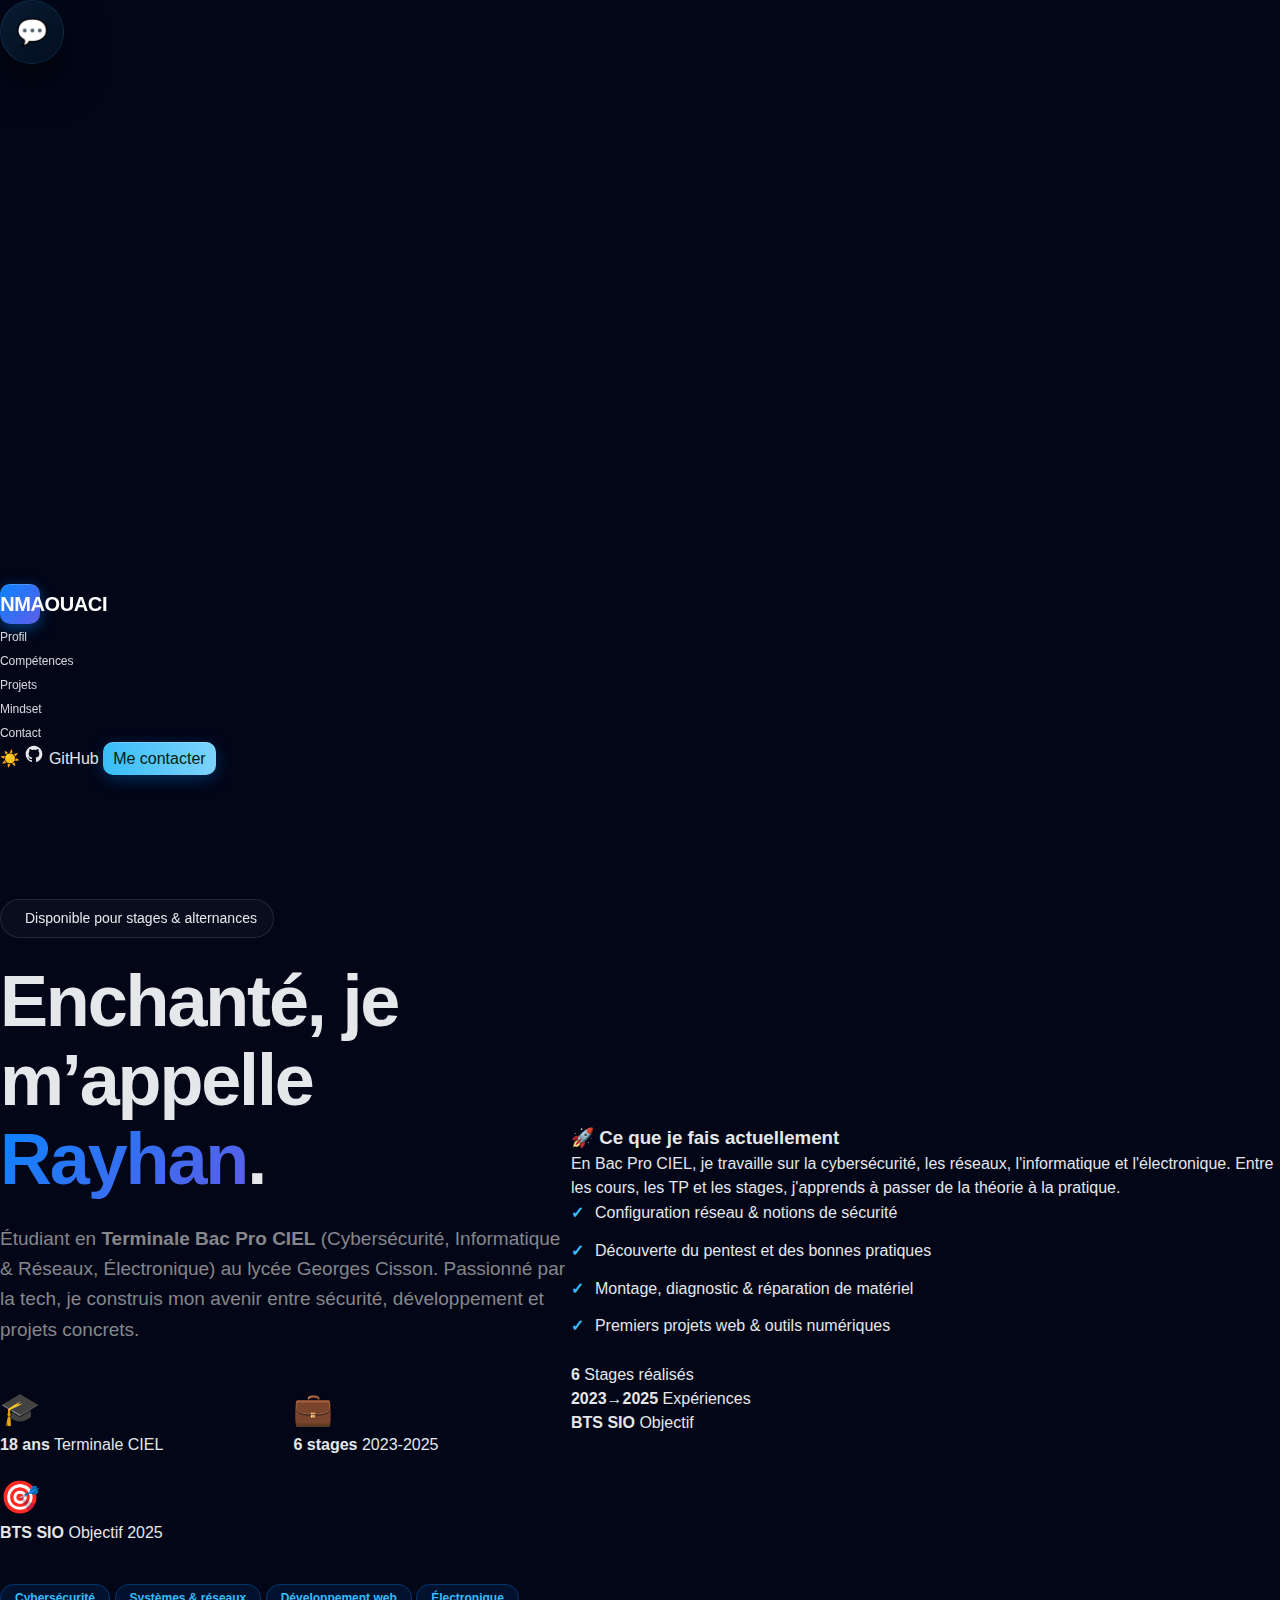
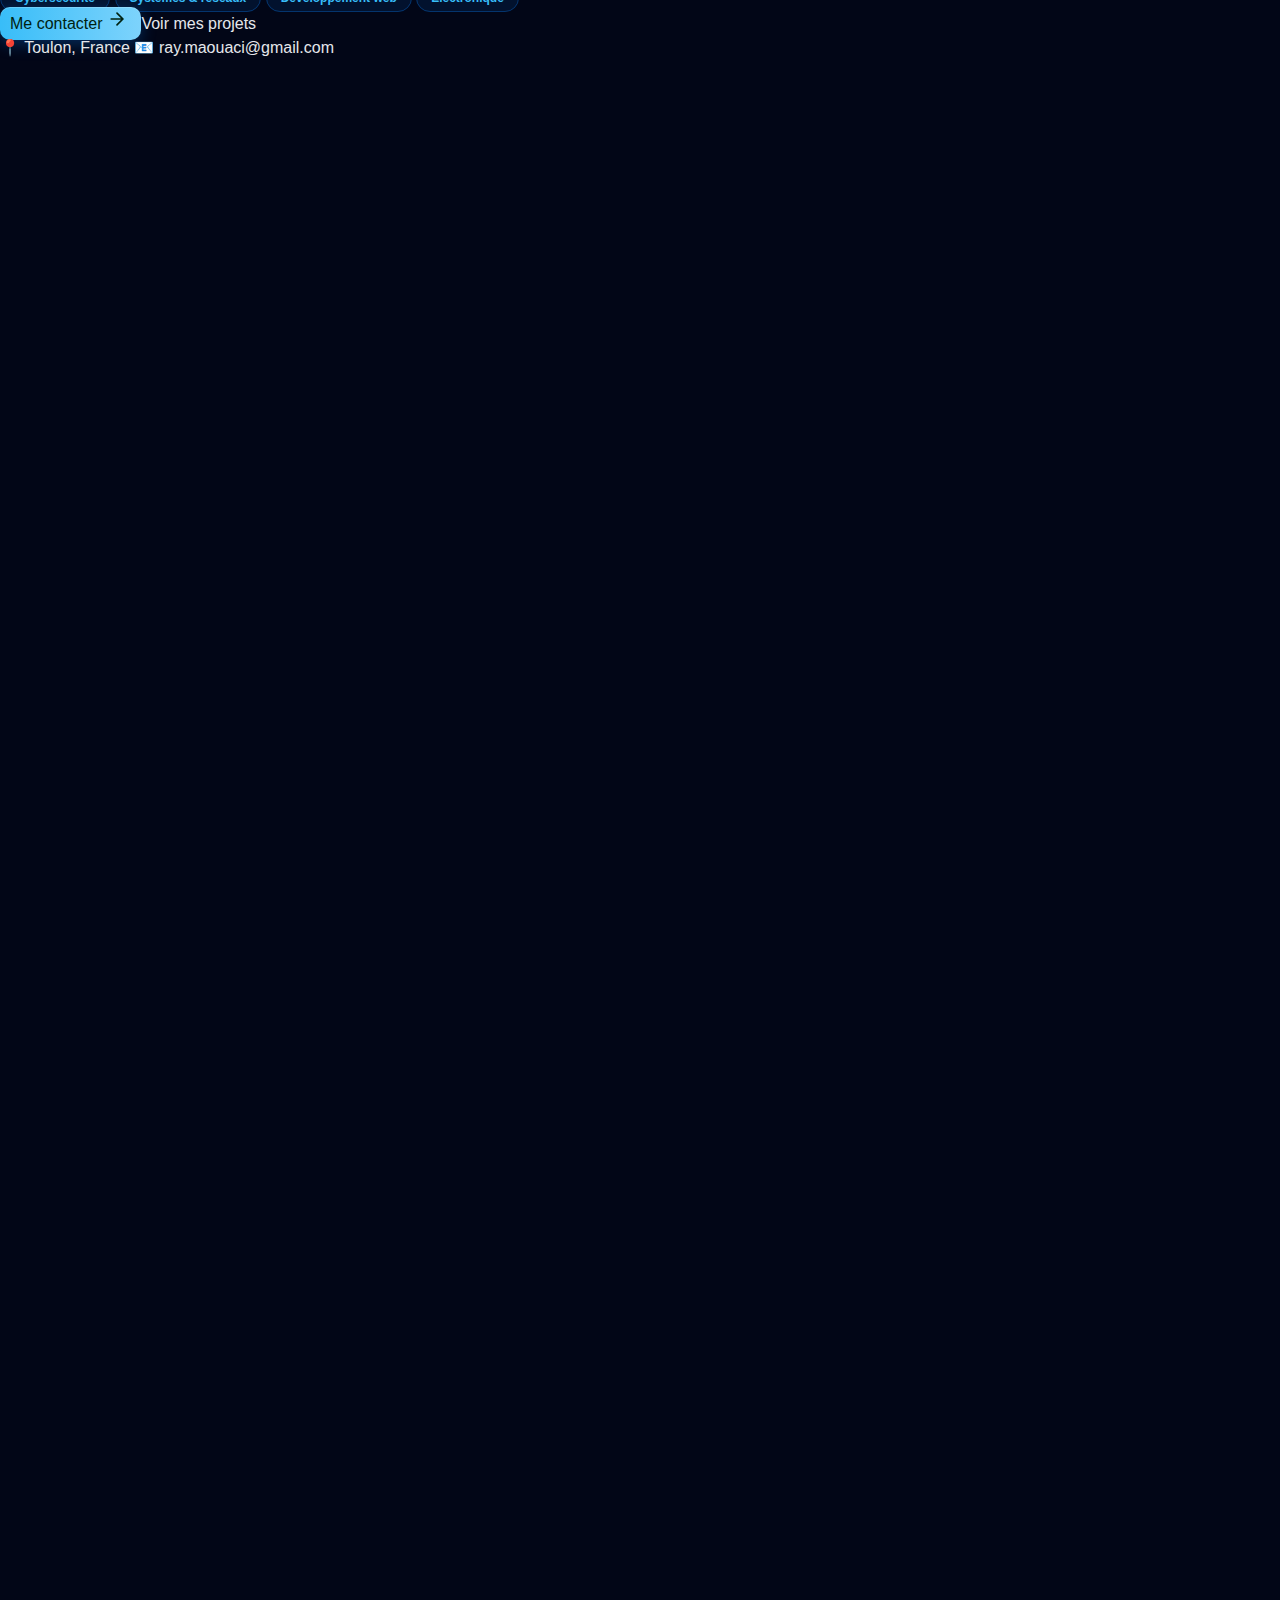
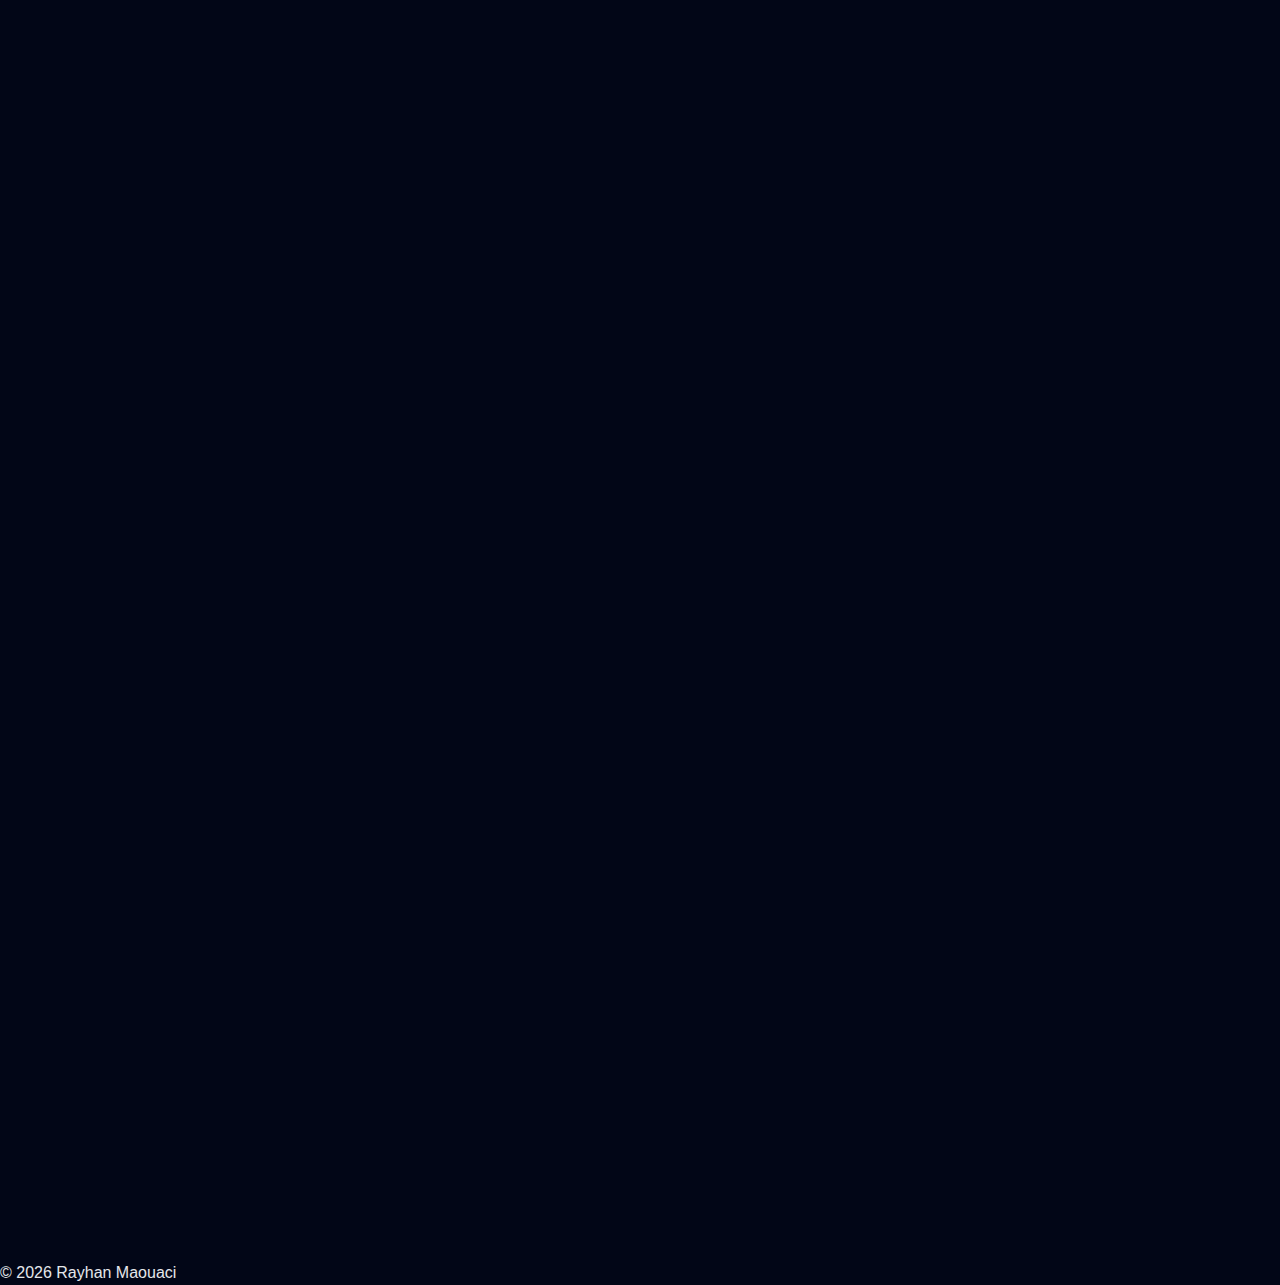
<file: index.html>
<!DOCTYPE html>
<html lang="fr">
<head>
  <meta charset="UTF-8">
  <meta name="viewport" content="width=device-width, initial-scale=1.0">
  <title>Rayhan MAOUACI | Portfolio 2025</title>
  <link rel="icon" href="data:,">
  
  <!-- CSS -->
  <link rel="stylesheet" href="assets/css/main.css">
  <link rel="stylesheet" href="ai/rayhai.css">
</head>

<!-- ============================
     RAYHAI ROOT (VERSION VALIDÉE)
=============================== -->
<div id="rayhai-root">

  <!-- BULLE FLOTTANTE -->
  <div class="rayhai-bubble" id="rayhai-bubble">
    <span class="rayhai-bubble-icon">💬</span>
  </div>

  <!-- PANEL PRINCIPAL -->
  <div class="rayhai-panel" id="rayhai-panel" aria-hidden="true">

    <!-- Header -->
    <div class="rayhai-header">
      <div class="rayhai-title">RayhAI Assistant</div>
      <div class="rayhai-sub">Toujours là pour t’aider</div>
    </div>

    <!-- Suggestions -->
    <div class="rayhai-suggestions"></div>

    <!-- Messages -->
    <div class="rayhai-body"></div>

    <!-- Footer -->
    <div class="rayhai-footer">
      <textarea id="rayhai-input" placeholder="Écrire un message…"></textarea>
      <button class="rayhai-action-send" id="rayhai-send">➤</button>
    </div>

    <div class="rayhai-powered">Propulsé par RayhAI</div>
  </div>

</div>


<body data-theme="dark">

  <!-- Background animé amélioré -->
  <div class="aurora-bg"></div>

  <!-- Header sticky -->
  <header id="header">
    <div class="nav-container">
      <div class="logo">
        <span class="logo-text">RAYHAN</span>MAOUACI
      </div>

      <!-- Navigation Desktop -->
      <nav aria-label="Navigation principale">
        <ul>
          <li><a href="#profil" class="nav-link">Profil</a></li>
          <li><a href="#competences" class="nav-link">Compétences</a></li>
          <li><a href="#projets" class="nav-link">Projets</a></li>
          <li><a href="#mindset" class="nav-link">Mindset</a></li>
          <li><a href="#contact" class="nav-link">Contact</a></li>
        </ul>
      </nav>

      <!-- Actions Desktop -->
      <div class="nav-actions">
        <button id="theme-toggle" class="btn-icon" aria-label="Changer de thème">
          <span class="theme-icon"></span>
        </button>
        <a href="https://github.com/RayhanMAOUACI" class="btn-outline" target="_blank" rel="noopener">
          <svg width="20" height="20" viewBox="0 0 24 24" fill="currentColor">
            <path d="M12 2C6.477 2 2 6.477 2 12c0 4.42 2.865 8.17 6.839 9.49.5.092.682-.217.682-.482 0-.237-.008-.866-.013-1.7-2.782.603-3.369-1.34-3.369-1.34-.454-1.156-1.11-1.463-1.11-1.463-.908-.62.069-.608.069-.608 1.003.07 1.531 1.03 1.531 1.03.892 1.529 2.341 1.087 2.91.832.092-.647.35-1.088.636-1.338-2.22-.253-4.555-1.11-4.555-4.943 0-1.091.39-1.984 1.029-2.683-.103-.253-.446-1.27.098-2.647 0 0 .84-.269 2.75 1.025A9.578 9.578 0 0112 6.836c.85.004 1.705.114 2.504.336 1.909-1.294 2.747-1.025 2.747-1.025.546 1.377.203 2.394.1 2.647.64.699 1.028 1.592 1.028 2.683 0 3.842-2.339 4.687-4.566 4.935.359.309.678.919.678 1.852 0 1.336-.012 2.415-.012 2.743 0 .267.18.578.688.48C19.138 20.167 22 16.418 22 12c0-5.523-4.477-10-10-10z"/>
          </svg>
          GitHub
        </a>
        <a href="#contact" class="btn-primary">Me contacter</a>
      </div>

      <!-- Burger Menu -->
      <button class="burger" id="burger-btn" aria-label="Menu">
        <span></span>
        <span></span>
        <span></span>
      </button>
    </div>
  </header>

<!-- Menu Mobile -->
<div class="mobile-menu" id="mobile-menu">

  <div class="mobile-links">
    <a href="#profil" class="mobile-link">Profil</a>
    <a href="#competences" class="mobile-link">Compétences</a>
    <a href="#projets" class="mobile-link">Projets</a>
    <a href="#mindset" class="mobile-link">Mindset</a>
    <a href="#contact" class="mobile-link">Contact</a>
  </div>

<div class="mobile-footer">

  <!-- Bouton thème (1 seul bouton, 1 seule icône) -->
  <button id="theme-toggle-mobile" class="btn-icon footer-btn">
    <span class="theme-icon"></span>
  </button>

  <!-- Bouton GitHub -->
  <a href="https://github.com/RayhanMAOUACI" 
     target="_blank" rel="noopener" 
     class="footer-btn">
    GitHub
  </a>

</div>


</div>

</div>

  <main>
    <!-- Hero Section -->
    <section class="hero reveal" id="profil">
      <div class="hero-content">
        <div class="hero-badge">
          <span class="badge-pulse"></span>
          Disponible pour stages & alternances
        </div>

        <h1 class="hero-title">
          Enchanté, je m’appelle <span class="gradient-text">Rayhan</span>.
        </h1>

        <p class="hero-subtitle">
          Étudiant en <strong>Terminale Bac Pro CIEL</strong> (Cybersécurité, Informatique & Réseaux, Électronique) 
          au lycée Georges Cisson. Passionné par la tech, je construis mon avenir entre sécurité, 
          développement et projets concrets.
        </p>

        <div class="hero-stats">
          <div class="stat-card">
            <div class="stat-icon">🎓</div>
            <div class="stat-info">
              <strong>18 ans</strong>
              <span>Terminale CIEL</span>
            </div>
          </div>
          <div class="stat-card">
            <div class="stat-icon">💼</div>
            <div class="stat-info">
              <strong>6 stages</strong>
              <span>2023-2025</span>
            </div>
          </div>
          <div class="stat-card">
            <div class="stat-icon">🎯</div>
            <div class="stat-info">
              <strong>BTS SIO</strong>
              <span>Objectif 2025</span>
            </div>
          </div>
        </div>

        <div class="hero-tags">
          <span class="tag">Cybersécurité</span>
          <span class="tag">Systèmes & réseaux</span>
          <span class="tag">Développement web</span>
          <span class="tag">Électronique</span>
        </div>

        <div class="hero-cta">
          <a href="#contact" class="btn-primary btn-large">
            Me contacter
            <svg width="20" height="20" viewBox="0 0 24 24" fill="none" stroke="currentColor">
              <path d="M5 12h14M12 5l7 7-7 7" stroke-width="2" stroke-linecap="round"/>
            </svg>
          </a>
          <a href="#projets" class="btn-outline btn-large">Voir mes projets</a>
        </div>

        <div class="hero-contact">
          <span>📍 Toulon, France</span>
          <span>📧 <a href="mailto:ray.maouaci@gmail.com">ray.maouaci@gmail.com</a></span>
        </div>
      </div>

      <div class="hero-card">
        <div class="card-glow"></div>
        <h3>🚀 Ce que je fais actuellement</h3>
        <p>
          En Bac Pro CIEL, je travaille sur la cybersécurité, les réseaux, l'informatique 
          et l'électronique. Entre les cours, les TP et les stages, j'apprends à passer 
          de la théorie à la pratique.
        </p>
        <ul class="feature-list">
          <li>Configuration réseau & notions de sécurité</li>
          <li>Découverte du pentest et des bonnes pratiques</li>
          <li>Montage, diagnostic & réparation de matériel</li>
          <li>Premiers projets web & outils numériques</li>
        </ul>
        <div class="kpi-grid">
          <div class="kpi-card">
            <strong>6</strong>
            <span>Stages réalisés</span>
          </div>
          <div class="kpi-card">
            <strong>2023→2025</strong>
            <span>Expériences</span>
          </div>
          <div class="kpi-card">
            <strong>BTS SIO</strong>
            <span>Objectif</span>
          </div>
        </div>
      </div>
    </section>

    <!-- Compétences -->
    <section id="competences" class="section reveal">
      <div class="section-header">
        <span class="section-label">Skills</span>
        <h2 class="section-title">Mes compétences</h2>
        <p class="section-subtitle">Ce que j'ai appris et ce que je maîtrise</p>
      </div>

      <div class="skills-grid">
        <div class="skill-card">
          <div class="skill-icon">💻</div>
          <h3>Compétences techniques</h3>
          <p class="card-subtitle">Informatique, cybersécurité, réseaux & électronique</p>
          <ul class="skill-list">
            <li>Notions de cybersécurité (risques, mots de passe, sauvegardes)</li>
            <li>Adressage IP, petits réseaux locaux, diagnostic simple</li>
            <li>Montage / démontage de PC, remplacement de composants</li>
            <li>Découverte de l'électronique & mesures</li>
            <li>Bases en HTML / CSS et logique de programmation</li>
          </ul>
          <div class="skill-tags">
            <span>Cybersécurité</span>
            <span>Réseaux</span>
            <span>Matériel</span>
            <span>Web</span>
          </div>
        </div>

        <div class="skill-card">
          <div class="skill-icon">🎯</div>
          <h3>Savoir-être & mindset</h3>
          <p class="card-subtitle">Ce que j'apporte dans une équipe</p>
          <ul class="skill-list">
            <li>Sérieux, ponctuel, respect des consignes</li>
            <li>Envie de progresser et de comprendre en profondeur</li>
            <li>À l'aise pour parler avec les gens (clients, collègues)</li>
            <li>Capacité à apprendre vite par la pratique</li>
          </ul>
          <div class="skill-tags">
            <span>Motivé</span>
            <span>Curieux</span>
            <span>Esprit d'équipe</span>
            <span>Autonome</span>
          </div>
        </div>
      </div>
    </section>

    <!-- Projets -->
    <section id="projets" class="section reveal">
      <div class="section-header">
        <span class="section-label">Portfolio</span>
        <h2 class="section-title">Projets & expériences</h2>
        <p class="section-subtitle">Mon parcours à travers différents stages et projets</p>
      </div>

      <div class="projects-grid">
        <div class="project-card featured">
          <div class="project-header">
            <div class="project-tag">2025 • Projet perso</div>
            <div class="project-icon">🌐</div>
          </div>
          <h3>Portfolio & identité numérique</h3>
          <p>
            Création de ce portfolio moderne pour présenter mon parcours, mes compétences 
            et mes projets. Objectif : avoir une vitrine professionnelle à montrer aux écoles 
            et aux entreprises pour stages et alternances.
          </p>
          <div class="project-tech">
            <span>HTML</span>
            <span>CSS</span>
            <span>JavaScript</span>
            <span>IA</span>
          </div>
        </div>

        <div class="project-card">
          <div class="project-header">
            <div class="project-tag">2025 • Stage</div>
            <div class="project-icon">💻</div>
          </div>
          <h3>Développement web</h3>
          <p>
            Découverte du développement web en conditions réelles : 
            participation à de petites tâches, observation de projets en cours, 
            compréhension du workflow d'un développeur.
          </p>
        </div>

        <div class="project-card">
          <div class="project-header">
            <div class="project-tag">2024 • Stage</div>
            <div class="project-icon">📱</div>
          </div>
          <h3>Réparation téléphones</h3>
          <p>
            Diagnostic, changement d'écrans et de batteries, tests après 
            intervention, contact avec la clientèle. Travail précis et minutieux.
          </p>
        </div>

        <div class="project-card">
          <div class="project-header">
            <div class="project-tag">2023-2024 • Stages</div>
            <div class="project-icon">🔧</div>
          </div>
          <h3>Fibre optique & électricité</h3>
          <p>
            Découverte du raccordement fibre, sécurité sur chantier, 
            petites installations électriques. Apprentissage de la rigueur 
            et du travail sur le terrain.
          </p>
        </div>
      </div>
    </section>

    <!-- Timeline -->
    <section class="section reveal">
      <div class="section-header">
        <span class="section-label">Parcours</span>
        <h2 class="section-title">Mon évolution</h2>
      </div>

      <div class="timeline">
        <div class="timeline-item">
          <div class="timeline-marker"></div>
          <div class="timeline-content">
            <span class="timeline-date">2024 - 2025</span>
            <h3>Terminale Bac Pro CIEL</h3>
            <p>Lycée Georges Cisson • Spécialité Cybersécurité, Informatique, Réseaux & Électronique</p>
          </div>
        </div>

        <div class="timeline-item">
          <div class="timeline-marker"></div>
          <div class="timeline-content">
            <span class="timeline-date">2023 - 2025</span>
            <h3>Stages techniques variés</h3>
            <p>Développement web, réparation téléphones, fibre optique, électricité, support informatique</p>
          </div>
        </div>

        <div class="timeline-item">
          <div class="timeline-marker"></div>
          <div class="timeline-content">
            <span class="timeline-date">2025</span>
            <h3>Objectif : BTS SIO</h3>
            <p>Poursuivre en informatique, renforcer le dev, les réseaux et la cybersécurité</p>
          </div>
        </div>
      </div>
    </section>

    <!-- Mindset -->
    <section id="mindset" class="section reveal">
      <div class="section-header">
        <span class="section-label">Philosophy</span>
        <h2 class="section-title">Mindset & citations</h2>
        <p class="section-subtitle">Ce qui me guide et me motive au quotidien</p>
      </div>

      <div class="quotes-grid">
        <div class="quote-card">
          <div class="quote-icon">"</div>
          <p class="quote-text">
            La perfection n'est pas atteignable, mais si nous visons la perfection, 
            nous pouvons atteindre l'excellence.
          </p>
          <p class="quote-author">— Vince Lombardi</p>
        </div>

        <div class="quote-card">
          <div class="quote-icon">"</div>
          <p class="quote-text">
            La motivation te fait démarrer, mais c'est l'habitude qui te fait continuer.
          </p>
          <p class="quote-author">— Jim Ryun</p>
        </div>

        <div class="quote-card">
          <div class="quote-icon">"</div>
          <p class="quote-text">
            Nous devenons ce que nous faisons de manière répétée. L'excellence n'est donc 
            pas un acte, mais une habitude.
          </p>
          <p class="quote-author">— Aristote</p>
        </div>
      </div>

      <div class="vlog-card">
        <h3>📝 Où j'en suis aujourd'hui</h3>
        <div class="vlog-content">
          <p>
            Aujourd'hui, je suis en Bac Pro CIEL, entre cybersécurité, réseaux, informatique et électronique.
            Je teste, je me trompe, je corrige, j'apprends. Mon but, ce n'est pas juste d'avoir un diplôme :
            c'est de construire une vraie compétence utile, qui peut servir dans une équipe, une entreprise,
            ou même mes propres projets.
          </p>
          <p>
            Demain, je me vois en <strong>BTS SIO</strong>, à aller plus loin dans le dev et l'admin systèmes / réseaux,
            tout en gardant un œil sur la cybersécurité. Je veux avancer étape par étape, mais sans jamais perdre
            ce mindset : <strong>rien n'est figé, tout peut évoluer si je travaille sérieusement</strong>.
          </p>
        </div>
      </div>
    </section>

    <!-- Contact -->
    <section id="contact" class="section reveal">
      <div class="section-header">
        <span class="section-label">Get in touch</span>
        <h2 class="section-title">Contactez-moi</h2>
        <p class="section-subtitle">N'hésitez pas à me contacter pour un stage, une alternance ou un projet</p>
      </div>

      <div class="contact-grid">
        <div class="contact-card">
          <h3>📧 Email</h3>
          <a href="mailto:ray.maouaci@gmail.com" class="contact-link">ray.maouaci@gmail.com</a>
          
          <h3>📍 Localisation</h3>
          <p>Toulon, France</p>

          <div class="contact-cta">
            <a href="mailto:ray.maouaci@gmail.com" class="btn-primary btn-large">
              Envoyer un email
            </a>
          </div>
        </div>

        <div class="socials-card">
          <h3>🌐 Réseaux sociaux</h3>
          <p class="card-subtitle">Suivez mon parcours ou contactez-moi rapidement</p>

          <div class="social-links">
            <a href="https://github.com/RayhanMAOUACI" target="_blank" rel="noopener" class="social-link">
              <span class="social-icon">
                <svg width="24" height="24" viewBox="0 0 24 24" fill="currentColor">
                  <path d="M12 2C6.477 2 2 6.477 2 12c0 4.42 2.865 8.17 6.839 9.49.5.092.682-.217.682-.482 0-.237-.008-.866-.013-1.7-2.782.603-3.369-1.34-3.369-1.34-.454-1.156-1.11-1.463-1.11-1.463-.908-.62.069-.608.069-.608 1.003.07 1.531 1.03 1.531 1.03.892 1.529 2.341 1.087 2.91.832.092-.647.35-1.088.636-1.338-2.22-.253-4.555-1.11-4.555-4.943 0-1.091.39-1.984 1.029-2.683-.103-.253-.446-1.27.098-2.647 0 0 .84-.269 2.75 1.025A9.578 9.578 0 0112 6.836c.85.004 1.705.114 2.504.336 1.909-1.294 2.747-1.025 2.747-1.025.546 1.377.203 2.394.1 2.647.64.699 1.028 1.592 1.028 2.683 0 3.842-2.339 4.687-4.566 4.935.359.309.678.919.678 1.852 0 1.336-.012 2.415-.012 2.743 0 .267.18.578.688.48C19.138 20.167 22 16.418 22 12c0-5.523-4.477-10-10-10z"/>
                </svg>
              </span>
              <div>
                <strong>GitHub</strong>
                <p>@RayhanMAOUACI</p>
              </div>
            </a>

            <a href="https://www.instagram.com/rkzqlf" target="_blank" rel="noopener" class="social-link">
              <span class="social-icon">📸</span>
              <div>
                <strong>Instagram</strong>
                <p>@rkzqlf</p>
              </div>
            </a>

            <a href="https://www.snapchat.com/add/rkz_qlf" target="_blank" rel="noopener" class="social-link">
              <span class="social-icon">👻</span>
              <div>
                <strong>Snapchat</strong>
                <p>rkz_qlf</p>
              </div>
            </a>

            <a href="mailto:ray.maouaci@gmail.com" class="social-link">
              <span class="social-icon">✉️</span>
              <div>
                <strong>Email</strong>
                <p>ray.maouaci@gmail.com</p>
              </div>
            </a>
          </div>
        </div>
      </div>
    </section>
  </main>

  <footer>
    <p>© <span id="year"></span> Rayhan Maouaci</p>
  </footer>

  <!-- Scripts -->
  <script src="assets/js/main.js"></script>
  <script src="ai/engine.js"></script>
  <script src="ai/rayhai.js"></script>
  
</body>
</html>
</file>
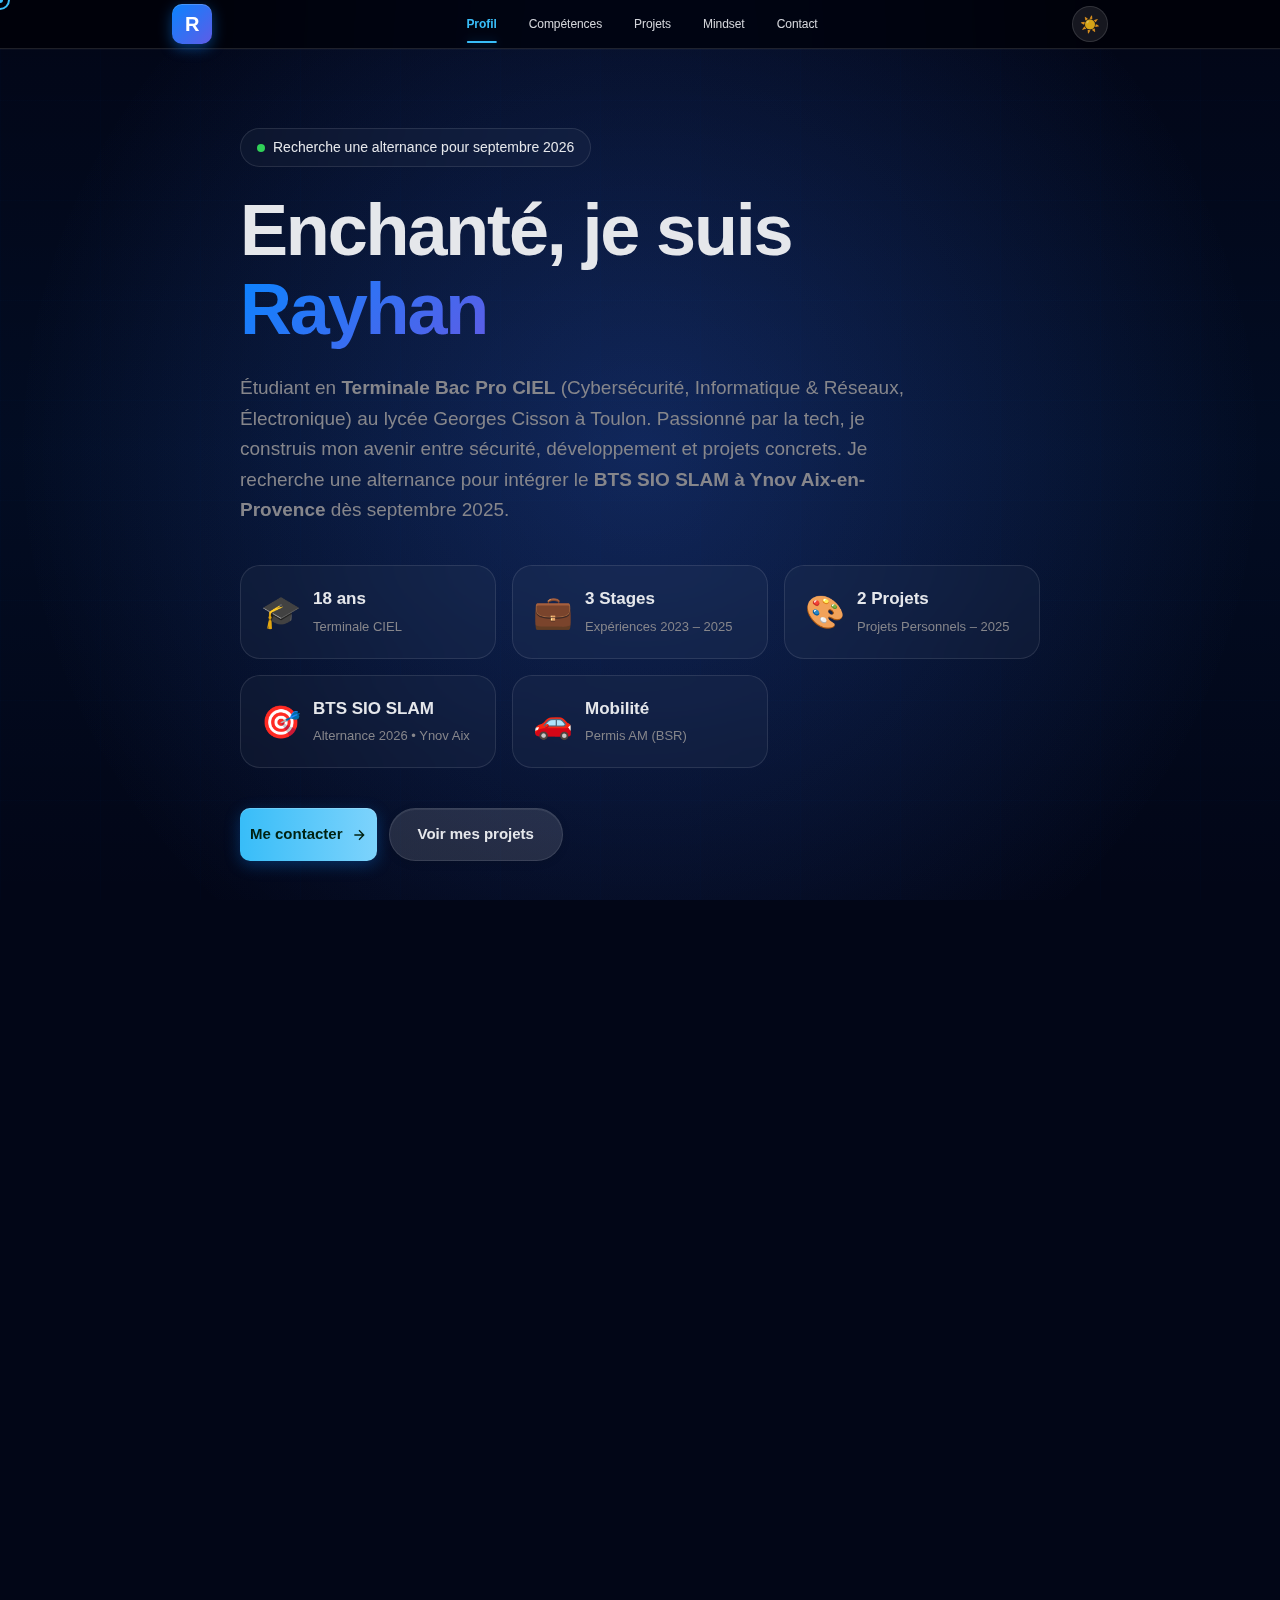
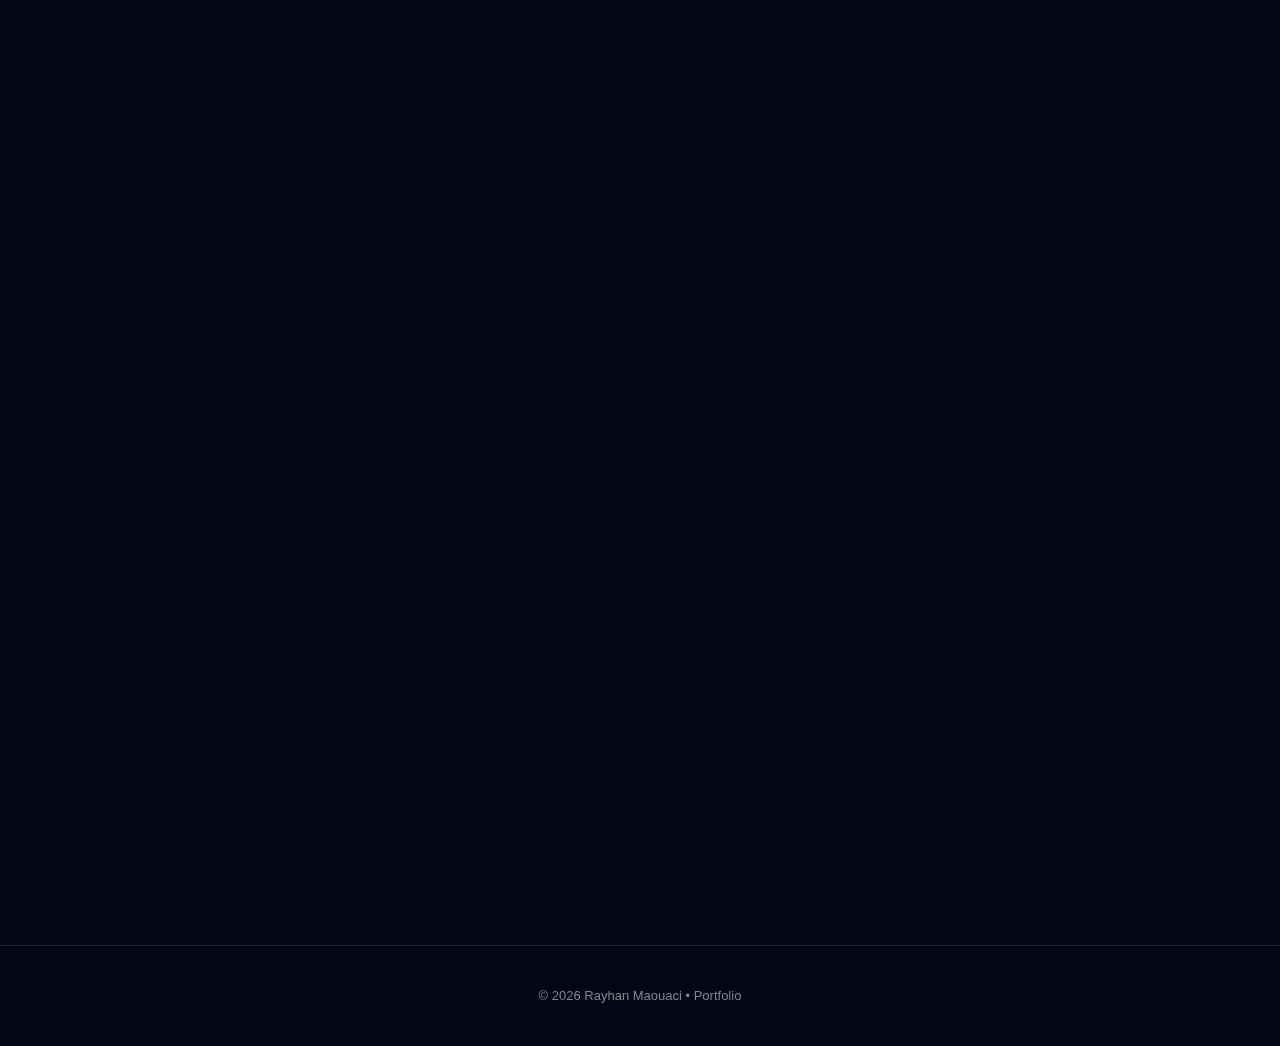
<file: portfolio.html>
<!DOCTYPE html>
<html lang="fr">
<head>
  <meta charset="UTF-8">
  <meta name="viewport" content="width=device-width, initial-scale=1.0">
  <meta name="description" content="Portfolio de Rayhan MAOUACI - Étudiant en Terminale Bac Pro CIEL, passionné par la cybersécurité, les réseaux et le développement.">
  <meta name="theme-color" content="#000000">
  <title>Rayhan MAOUACI | Portfolio 2025</title>
  <link rel="icon" href="data:image/svg+xml,<svg xmlns='http://www.w3.org/2000/svg' viewBox='0 0 100 100'><text y='0.9em' font-size='90'>💼</text></svg>">
  
  <!-- Web App -->
  <meta name="mobile-web-app-capable" content="yes">
  <meta name="apple-mobile-web-app-capable" content="yes">
  <meta name="apple-mobile-web-app-status-bar-style" content="black-translucent">
  
  <!-- CSS -->
  <link rel="stylesheet" href="assets/css/main.css">
  <link rel="stylesheet" href="ai/rayhai.css">
</head>

<body data-theme="dark">

  <!-- INTERACTIVE ELEMENTS -->
  <div class="custom-cursor"></div>
  <div class="cursor-dot"></div>
  <div class="scroll-progress"></div>
  <div class="tooltip"></div>

  <!-- DYNAMIC BACKGROUND - VAGUES DYNAMIQUES -->
  <div class="dynamic-bg">
    <div class="mesh-gradient"></div>
    <canvas id="particle-canvas"></canvas>
  </div>

  <!-- HEADER -->
  <header class="header" id="header">
    <div class="header-content">
      <a href="#profil" class="logo">
        <span class="logo-text">R</span>
      </a>

      <nav class="nav">
        <a href="#profil" class="nav-link active">Profil</a>
        <a href="#competences" class="nav-link">Compétences</a>
        <a href="#projets" class="nav-link">Projets</a>
        <a href="#mindset" class="nav-link">Mindset</a>
        <a href="#contact" class="nav-link">Contact</a>
      </nav>

      <div class="header-actions">
        <button class="icon-btn" id="theme-toggle" aria-label="Changer de thème">
          <span class="theme-icon"></span>
        </button>
        <button class="burger" id="burger" aria-label="Menu">
          <span></span>
          <span></span>
          <span></span>
        </button>
      </div>
    </div>
  </header>

  <!-- MOBILE MENU -->
  <div class="mobile-menu" id="mobile-menu">
    <div class="mobile-menu-content">
      <nav class="mobile-nav">
        <a href="#profil" class="mobile-link">Profil</a>
        <a href="#competences" class="mobile-link">Compétences</a>
        <a href="#projets" class="mobile-link">Projets</a>
        <a href="#mindset" class="mobile-link">Mindset</a>
        <a href="#contact" class="mobile-link">Contact</a>
      </nav>
      <div class="mobile-footer">
        <a href="https://github.com/RayhanMAOUACI" target="_blank" class="mobile-social">GitHub</a>
      </div>
    </div>
  </div>

  <!-- MAIN -->
  <main>

    <!-- HERO -->
    <section class="hero" id="profil">
      <div class="container">
        <div class="hero-content">
          <div class="hero-badge">
            <span class="pulse-dot"></span>
            Recherche une alternance pour septembre 2026
          </div>

          <h1 class="hero-title">
            Enchanté, je suis <span class="gradient-text">Rayhan</span>
          </h1>

          <p class="hero-subtitle">
            Étudiant en <strong>Terminale Bac Pro CIEL</strong> (Cybersécurité, Informatique & Réseaux, Électronique) 
            au lycée Georges Cisson à Toulon. Passionné par la tech, je construis mon avenir entre sécurité, 
            développement et projets concrets. Je recherche une alternance pour intégrer le <strong>BTS SIO SLAM à Ynov Aix-en-Provence</strong> dès septembre 2025.
          </p>

          <div class="hero-stats">
            <div class="stat-item">
              <div class="stat-icon">🎓</div>
              <div class="stat-content">
                <strong>18 ans</strong>
                <span>Terminale CIEL</span>
              </div>
            </div>

            <div class="stat-item">
              <div class="stat-icon">💼</div>
              <div class="stat-content">
                <strong>3 Stages</strong>
                <span>Expériences 2023 – 2025</span>
              </div>
            </div>
            
            <div class="stat-item">
              <div class="stat-icon">🎨</div>
              <div class="stat-content">
                <strong>2 Projets</strong>
                <span>Projets Personnels – 2025</span>
              </div>
            </div>

            <div class="stat-item">
              <div class="stat-icon">🎯</div>
              <div class="stat-content">
                <strong>BTS SIO SLAM</strong>
                <span>Alternance 2026 • Ynov Aix</span>
              </div>
            </div>

            <div class="stat-item">
              <div class="stat-icon">🚗</div>
              <div class="stat-content">
                <strong>Mobilité</strong>
                <span>Permis AM (BSR)</span>
              </div>
            </div>
          </div>

          <div class="hero-actions">
            <a href="#contact" class="btn btn-primary">
              Me contacter
              <svg width="16" height="16" viewBox="0 0 24 24" fill="none" stroke="currentColor" stroke-width="2">
                <path d="M5 12h14M12 5l7 7-7 7"/>
              </svg>
            </a>
            <a href="#projets" class="btn btn-secondary">Voir mes projets</a>
          </div>
        </div>
      </div>
    </section>

    <!-- COMPÉTENCES -->
    <section class="section" id="competences">
      <div class="container">
        <div class="section-header">
          <span class="section-label">Skills</span>
          <h2 class="section-title">Mes compétences</h2>
          <p class="section-subtitle">Ce que j'ai appris et ce que je maîtrise</p>
        </div>

        <div class="grid grid-2">
          <div class="card">
            <div class="card-icon">💻</div>
            <h3>Compétences techniques</h3>
            <p class="card-desc">Informatique, cybersécurité, réseaux & électronique</p>
            
            <ul class="feature-list">
              <li>Notions de cybersécurité</li>
              <li>Adressage IP, réseaux locaux</li>
              <li>Montage / démontage de PC</li>
              <li>Découverte de l'électronique</li>
              <li>Bases HTML / CSS et programmation</li>
            </ul>

            <div class="skill-bars">
              <div class="skill-bar-item">
                <div class="skill-bar-header">
                  <span>Cybersécurité</span>
                  <span class="skill-percent">75%</span>
                </div>
                <div class="skill-bar">
                  <div class="skill-bar-fill" data-width="75"></div>
                </div>
              </div>

              <div class="skill-bar-item">
                <div class="skill-bar-header">
                  <span>Réseaux</span>
                  <span class="skill-percent">80%</span>
                </div>
                <div class="skill-bar">
                  <div class="skill-bar-fill" data-width="80"></div>
                </div>
              </div>

              <div class="skill-bar-item">
                <div class="skill-bar-header">
                  <span>Développement Web</span>
                  <span class="skill-percent">70%</span>
                </div>
                <div class="skill-bar">
                  <div class="skill-bar-fill" data-width="70"></div>
                </div>
              </div>
            </div>

            <div class="tags">
              <span class="tag">Cybersécurité</span>
              <span class="tag">Réseaux</span>
              <span class="tag">Matériel</span>
              <span class="tag">Web</span>
            </div>
          </div>

          <div class="card">
            <div class="card-icon">🎯</div>
            <h3>Savoir-être & mindset</h3>
            <p class="card-desc">Ce que j'apporte dans une équipe</p>
            
            <ul class="feature-list">
              <li>Sérieux et respect des consignes</li>
              <li>Envie de progresser</li>
              <li>À l'aise avec les gens</li>
              <li>Capacité à apprendre vite</li>
            </ul>

            <div class="tags">
              <span class="tag">Motivé</span>
              <span class="tag">Curieux</span>
              <span class="tag">Esprit d'équipe</span>
              <span class="tag">Autonome</span>
            </div>
          </div>
        </div>
      </div>
    </section>

    <!-- PROJETS -->
    <section class="section" id="projets">
      <div class="container">
        <div class="section-header">
          <span class="section-label">Portfolio</span>
          <h2 class="section-title">Projets & expériences</h2>
          <p class="section-subtitle">Mon parcours à travers différents stages et projets</p>
        </div>

        <div class="grid grid-2">
          <div class="card project-card featured">
            <div class="project-header">
              <span class="project-label">2025 • Projet Perso</span>
              <span class="card-icon">🌐</span>
            </div>
            <h3>Portfolio & identité numérique</h3>
            <p>Conception et développement de mon portfolio professionnel pour présenter mon parcours, mes compétences et mes projets techniques. Ce site sert de vitrine moderne et évolutive.</p>
            <div class="tags">
              <span class="tag">HTML</span>
              <span class="tag">CSS</span>
              <span class="tag">JavaScript</span>
              <span class="tag">IA</span>
            </div>
          </div>

          <div class="card project-card">
            <div class="project-header">
              <span class="project-label">2025 • Projet IA</span>
              <span class="card-icon">🤖</span>
            </div>
            <h3>RayhAI — Assistant IA Personnel</h3>
            <p>Conception complète d'un assistant IA avancé intégré directement au portfolio. Développement d'une interface moderne incluant une bulle intelligente, un panel dynamique.</p>
            <div class="tags">
              <span class="tag">JavaScript</span>
              <span class="tag">API Claude</span>
              <span class="tag">UI/UX</span>
            </div>
          </div>

          <div class="card project-card">
            <div class="project-header">
              <span class="project-label">2024 • Stage</span>
              <span class="card-icon">🔧</span>
            </div>
            <h3>Assistant Technicien — CTV Électronique</h3>
            <p>Stage réalisé à Toulon au sein d'un atelier spécialisé. Diagnostic et maintenance d'équipements électroniques, installation de caméras de surveillance, tests qualité.</p>
            <div class="tags">
              <span class="tag">Électronique</span>
              <span class="tag">Réseaux</span>
              <span class="tag">Diagnostic</span>
            </div>
          </div>

          <div class="card project-card">
            <div class="project-header">
              <span class="project-label">2025 • Stage</span>
              <span class="card-icon">📡</span>
            </div>
            <h3>Technicien Fibre — MT Fiber</h3>
            <p>Stage d'un mois centré sur le tirage, le raccordement et les tests de fibre optique. Installation et mise en service de box internet.</p>
            <div class="tags">
              <span class="tag">Fibre optique</span>
              <span class="tag">Installation</span>
              <span class="tag">Dépannage</span>
            </div>
          </div>
        </div>
      </div>
    </section>

    <!-- TIMELINE -->
    <section class="section">
      <div class="container">
        <div class="section-header">
          <span class="section-label">Parcours</span>
          <h2 class="section-title">Mon évolution</h2>
        </div>

        <div class="timeline">
          <div class="timeline-item">
            <div class="timeline-marker"></div>
            <div class="timeline-content">
              <span class="timeline-date">2023 - 2025</span>
              <h3>Stages techniques variés</h3>
              <p>Développement web, réparation téléphones, fibre optique, électricité, support informatique</p>
            </div>
          </div>

          <div class="timeline-item">
            <div class="timeline-marker"></div>
            <div class="timeline-content">
              <span class="timeline-date">2024 - 2025</span>
              <h3>Terminale Bac Pro CIEL</h3>
              <p>Lycée Georges Cisson à Toulon • Spécialité Cybersécurité, Informatique, Réseaux & Électronique</p>
            </div>
          </div>

          <div class="timeline-item">
            <div class="timeline-marker"></div>
            <div class="timeline-content">
              <span class="timeline-date">2026</span>
              <h3>Objectif : BTS SIO SLAM en alternance</h3>
              <p>Ynov Aix-en-Provence • Rythme : 2 jours cours / 3 jours entreprise</p>
            </div>
          </div>
        </div>
      </div>
    </section>

    <!-- MINDSET -->
    <section class="section" id="mindset">
      <div class="container">
        <div class="section-header">
          <span class="section-label">Philosophy</span>
          <h2 class="section-title">Mindset & citations</h2>
          <p class="section-subtitle">Ce qui me guide et me motive au quotidien</p>
        </div>

        <div class="grid grid-3">
          <div class="card quote-card">
            <div class="quote-mark">"</div>
            <p class="quote-text">La perfection n'est pas atteignable, mais si nous visons la perfection, nous pouvons atteindre l'excellence.</p>
            <p class="quote-author">— Vince Lombardi</p>
          </div>

          <div class="card quote-card">
            <div class="quote-mark">"</div>
            <p class="quote-text">La motivation te fait démarrer, mais c'est l'habitude qui te fait continuer.</p>
            <p class="quote-author">— Jim Ryun</p>
          </div>

          <div class="card quote-card">
            <div class="quote-mark">"</div>
            <p class="quote-text">Nous devenons ce que nous faisons de manière répétée. L'excellence n'est donc pas un acte, mais une habitude.</p>
            <p class="quote-author">— Aristote</p>
          </div>
        </div>

        <div class="card vlog-card">
          <h3>📍 Mon projet professionnel</h3>
          <p>Actuellement en Terminale Bac Pro CIEL au lycée Georges Cisson à Toulon, je me spécialise dans la cybersécurité, les réseaux, l'informatique et l'électronique. À travers mes stages et projets personnels, j'ai pu développer des compétences techniques solides et une capacité d'adaptation dans différents environnements professionnels.</p>
          <p>Dès septembre 2026, je souhaite poursuivre en <strong>BTS SIO option SLAM à Ynov Aix-en-Provence</strong> en alternance (rythme : 2 jours de cours / 3 jours en entreprise). Mon objectif est d'approfondir mes connaissances en développement, administration systèmes et réseaux, tout en maintenant une veille active sur la cybersécurité. Je recherche une entreprise qui me permettra de mettre en pratique mes compétences et de progresser dans un cadre professionnel stimulant.</p>
        </div>
      </div>
    </section>

    <!-- CONTACT -->
    <section class="section" id="contact">
      <div class="container">
        <div class="section-header">
          <span class="section-label">Get in touch</span>
          <h2 class="section-title">Contactez-moi</h2>
          <p class="section-subtitle">Vous recherchez un alternant motivé ? N'hésitez pas à me contacter pour échanger sur un projet d'alternance</p>
        </div>

        <div class="grid grid-2">
          <div class="card contact-card">
            <h3>📧 Email</h3>
            <a href="mailto:ray.maouaci@gmail.com" class="contact-link">ray.maouaci@gmail.com</a>
            
            <h3>📍 Localisation</h3>
            <a href="https://earth.google.com/web/@43.124228,5.928,0a,1000d,35y,0h,0t,0r" target="_blank" class="contact-location">Toulon, France</a>
            
            <div style="margin-top: 32px;">
              <a href="mailto:ray.maouaci@gmail.com" class="btn btn-primary">Envoyer un email</a>
            </div>
          </div>

          <div class="card social-card">
            <h3>🌐 Réseaux sociaux</h3>
            <div class="social-links">
              <a href="https://github.com/RayhanMAOUACI" target="_blank" class="social-link">
                <span class="social-icon">
                  <svg width="20" height="20" viewBox="0 0 24 24" fill="currentColor">
                    <path d="M12 2C6.477 2 2 6.477 2 12c0 4.42 2.865 8.17 6.839 9.49.5.092.682-.217.682-.482 0-.237-.008-.866-.013-1.7-2.782.603-3.369-1.34-3.369-1.34-.454-1.156-1.11-1.463-1.11-1.463-.908-.62.069-.608.069-.608 1.003.07 1.531 1.03 1.531 1.03.892 1.529 2.341 1.087 2.91.832.092-.647.35-1.088.636-1.338-2.22-.253-4.555-1.11-4.555-4.943 0-1.091.39-1.984 1.029-2.683-.103-.253-.446-1.27.098-2.647 0 0 .84-.269 2.75 1.025A9.578 9.578 0 0112 6.836c.85.004 1.705.114 2.504.336 1.909-1.294 2.747-1.025 2.747-1.025.546 1.377.203 2.394.1 2.647.64.699 1.028 1.592 1.028 2.683 0 3.842-2.339 4.687-4.566 4.935.359.309.678.919.678 1.852 0 1.336-.012 2.415-.012 2.743 0 .267.18.578.688.48C19.138 20.167 22 16.418 22 12c0-5.523-4.477-10-10-10z"/>
                  </svg>
                </span>
                <div>
                  <strong>GitHub</strong>
                  <p>@RayhanMAOUACI</p>
                </div>
              </a>

              <a href="https://www.instagram.com/rkz_qlf/" target="_blank" class="social-link">
                <span class="social-icon">📸</span>
                <div>
                  <strong>Instagram</strong>
                  <p>@rkz_qlf</p>
                </div>
              </a>

              <a href="https://www.snapchat.com/add/rkz_qlf" target="_blank" class="social-link">
                <span class="social-icon">👻</span>
                <div>
                  <strong>Snapchat</strong>
                  <p>rkz_qlf</p>
                </div>
              </a>
            </div>
          </div>
        </div>
      </div>
    </section>

  </main>

  <!-- FOOTER -->
  <footer class="footer">
    <div class="container">
      <p>© <span id="year"></span> Rayhan Maouaci • Portfolio</p>
    </div>
  </footer>

  <!-- SCRIPTS -->
  <script src="assets/js/main.js"></script>
  <script src="ai/engine.js"></script>
  <script src="ai/rayhai.js"></script>

</body>

</html>
</file>
<file: assets/css/main.css>
/* ============================================
   PORTFOLIO PROFESSIONNEL RayhanOS
   Design System Premium 2025
============================================ */

:root {
  /* Colors */
  --bg: #000000;
  --surface: #1c1c1e;
  --elevated: #2c2c2e;
  --text: #f5f5f7;
  --text-secondary: #86868b;
  --accent: #0a84ff;
  --accent-hover: #0077ed;
  --success: #30d158;
  --warning: #ff9f0a;
  --border: rgba(255, 255, 255, 0.1);
  --glass: rgba(28, 28, 30, 0.72);
  --glow: rgba(10, 132, 255, 0.3);
  
  /* Shadows */
  --shadow-sm: 0 1px 3px rgba(0, 0, 0, 0.3);
  --shadow-md: 0 4px 16px rgba(0, 0, 0, 0.4);
  --shadow-lg: 0 12px 48px rgba(0, 0, 0, 0.6);
  
  /* Timing */
  --ease: cubic-bezier(0.28, 0.11, 0.32, 1);
  --fast: 0.2s;
  --medium: 0.35s;
  --slow: 0.5s;
  
  /* Spacing */
  --space-xs: 4px;
  --space-sm: 8px;
  --space-md: 16px;
  --space-lg: 24px;
  --space-xl: 48px;
  
  /* Radius */
  --radius-sm: 10px;
  --radius-md: 16px;
  --radius-lg: 20px;
  --radius-xl: 28px;
  --radius-full: 9999px;
}

[data-theme="light"] {
  --bg: #ffffff;
  --surface: #f5f5f7;
  --elevated: #ffffff;
  --text: #1d1d1f;
  --text-secondary: #6e6e73;
  --accent: #007aff;
  --accent-hover: #0066cc;
  --border: rgba(0, 0, 0, 0.1);
  --glass: rgba(255, 255, 255, 0.72);
  --glow: rgba(0, 122, 255, 0.2);
  --shadow-sm: 0 1px 3px rgba(0, 0, 0, 0.08);
  --shadow-md: 0 2px 8px rgba(0, 0, 0, 0.1);
  --shadow-lg: 0 8px 32px rgba(0, 0, 0, 0.15);
}

* {
  margin: 0;
  padding: 0;
  box-sizing: border-box;
}

html {
  scroll-behavior: smooth;
  -webkit-font-smoothing: antialiased;
}

body {
  font-family: -apple-system, BlinkMacSystemFont, 'SF Pro Display', sans-serif;
  background: var(--bg);
  color: var(--text);
  line-height: 1.5;
  overflow-x: hidden;
  transition: background var(--slow) var(--ease);
}

a { text-decoration: none; color: inherit; }
button { font-family: inherit; border: none; background: none; cursor: pointer; }
ul { list-style: none; }

/* BACKGROUND - VAGUES DYNAMIQUES */
.dynamic-bg {
  position: fixed;
  inset: 0;
  z-index: -1;
  overflow: hidden;
  background: var(--bg);
}

.mesh-gradient {
  position: absolute;
  inset: 0;
  background: 
    linear-gradient(180deg, transparent 0%, rgba(10, 132, 255, 0.05) 50%, transparent 100%);
}

.mesh-gradient::before,
.mesh-gradient::after {
  content: '';
  position: absolute;
  width: 200%;
  height: 200%;
  background: radial-gradient(circle, rgba(10, 132, 255, 0.15) 0%, transparent 40%);
  border-radius: 40%;
}

.mesh-gradient::before {
  top: -50%;
  left: -50%;
  animation: wave1 25s ease-in-out infinite;
}

.mesh-gradient::after {
  bottom: -50%;
  right: -50%;
  background: radial-gradient(circle, rgba(94, 92, 230, 0.15) 0%, transparent 40%);
  animation: wave2 30s ease-in-out infinite reverse;
}

[data-theme="light"] .mesh-gradient::before {
  background: radial-gradient(circle, rgba(10, 132, 255, 0.08) 0%, transparent 40%);
}

[data-theme="light"] .mesh-gradient::after {
  background: radial-gradient(circle, rgba(94, 92, 230, 0.08) 0%, transparent 40%);
}

@keyframes wave1 {
  0%, 100% { 
    transform: translate(0, 0) rotate(0deg);
  }
  25% { 
    transform: translate(10%, 10%) rotate(5deg);
  }
  50% { 
    transform: translate(5%, -5%) rotate(-3deg);
  }
  75% { 
    transform: translate(-5%, 5%) rotate(4deg);
  }
}

@keyframes wave2 {
  0%, 100% { 
    transform: translate(0, 0) rotate(0deg);
  }
  33% { 
    transform: translate(-8%, -8%) rotate(-4deg);
  }
  66% { 
    transform: translate(6%, -6%) rotate(3deg);
  }
}

#particle-canvas {
  display: none;
}

/* Grid overlay */
.dynamic-bg::before {
  content: '';
  position: absolute;
  inset: 0;
  background-image: 
    linear-gradient(rgba(10, 132, 255, 0.03) 1px, transparent 1px),
    linear-gradient(90deg, rgba(10, 132, 255, 0.03) 1px, transparent 1px);
  background-size: 100px 100px;
  opacity: 0.5;
  animation: gridMove 20s linear infinite;
}

@keyframes gridMove {
  0% { background-position: 0 0; }
  100% { background-position: 100px 100px; }
}

/* Mobile optimization */
@media (max-width: 768px) {
  .mesh-gradient::before,
  .mesh-gradient::after {
    width: 150%;
    height: 150%;
  }
}

/* INTERACTIVE */
.custom-cursor {
  position: fixed;
  width: 20px;
  height: 20px;
  border: 2px solid var(--accent);
  border-radius: 50%;
  pointer-events: none;
  z-index: 10000;
  transform: translate(-50%, -50%);
  transition: all var(--fast);
}

.custom-cursor.hover {
  width: 40px;
  height: 40px;
  background: var(--glow);
}

.cursor-dot {
  position: fixed;
  width: 6px;
  height: 6px;
  background: var(--accent);
  border-radius: 50%;
  pointer-events: none;
  z-index: 10000;
  transform: translate(-50%, -50%);
}

.scroll-progress {
  position: fixed;
  top: 0;
  left: 0;
  height: 3px;
  background: linear-gradient(90deg, #0a84ff, #5e5ce6);
  z-index: 10001;
  width: 0%;
}

.tooltip {
  position: fixed;
  padding: 8px 16px;
  background: var(--glass);
  backdrop-filter: blur(20px);
  border: 1px solid var(--border);
  border-radius: var(--radius-md);
  font-size: 14px;
  pointer-events: none;
  z-index: 9999;
  opacity: 0;
  transform: translateY(10px);
  transition: all var(--fast);
}

.tooltip.show {
  opacity: 1;
  transform: translateY(0);
}

/* HEADER */
.header {
  position: fixed;
  top: 0;
  left: 0;
  right: 0;
  z-index: 1000;
  background: rgba(0, 0, 0, 0.72);
  backdrop-filter: saturate(180%) blur(40px);
  -webkit-backdrop-filter: saturate(180%) blur(40px);
  border-bottom: 0.33px solid rgba(255, 255, 255, 0.12);
  transition: all 0.4s var(--ease);
  box-shadow: 0 1px 0 0 rgba(255, 255, 255, 0.03);
}

[data-theme="light"] .header {
  background: rgba(255, 255, 255, 0.72);
  border-bottom: 0.33px solid rgba(0, 0, 0, 0.08);
  box-shadow: 0 1px 0 0 rgba(0, 0, 0, 0.02);
}

.header.scrolled {
  background: rgba(0, 0, 0, 0.92);
  border-bottom: 0.33px solid rgba(255, 255, 255, 0.18);
  box-shadow: 0 1px 0 0 rgba(255, 255, 255, 0.08), 0 8px 32px rgba(0, 0, 0, 0.4);
}

[data-theme="light"] .header.scrolled {
  background: rgba(255, 255, 255, 0.92);
  border-bottom: 0.33px solid rgba(0, 0, 0, 0.12);
  box-shadow: 0 1px 0 0 rgba(0, 0, 0, 0.06), 0 4px 20px rgba(0, 0, 0, 0.12);
}

.header-content {
  max-width: 980px;
  margin: 0 auto;
  padding: 0 22px;
  height: 48px;
  display: flex;
  align-items: center;
  justify-content: space-between;
  gap: 32px;
}

.logo {
  position: relative;
  display: flex;
  align-items: center;
  justify-content: center;
  width: 40px;
  height: 40px;
  background: linear-gradient(135deg, #0a84ff, #5e5ce6);
  border-radius: 10px;
  font-weight: 700;
  font-size: 20px;
  color: white;
  flex-shrink: 0;
  box-shadow: 0 4px 14px rgba(10, 132, 255, 0.45), inset 0 1px 0 rgba(255, 255, 255, 0.2);
  transition: all 0.35s var(--ease);
  letter-spacing: -0.02em;
}

.logo::before {
  content: '';
  position: absolute;
  inset: -3px;
  background: linear-gradient(135deg, #0a84ff, #5e5ce6);
  border-radius: 12px;
  opacity: 0;
  filter: blur(12px);
  transition: opacity 0.35s var(--ease);
  z-index: -1;
}

.logo:hover {
  transform: translateY(-2px) scale(1.08);
  box-shadow: 0 8px 28px rgba(10, 132, 255, 0.65), inset 0 1px 0 rgba(255, 255, 255, 0.3);
}

.logo:hover::before {
  opacity: 0.7;
}

.logo:active {
  transform: translateY(0) scale(1.02);
}

.logo-text {
  position: relative;
  z-index: 1;
  line-height: 1;
}

.nav {
  display: flex;
  gap: 32px;
  align-items: center;
  justify-content: center;
  flex: 1;
}

.nav-link {
  position: relative;
  font-size: 12px;
  font-weight: 500;
  letter-spacing: -0.005em;
  color: var(--text);
  opacity: 0.92;
  padding: 8px 0;
  transition: opacity 0.2s var(--ease), color 0.2s var(--ease);
}

.nav-link::before {
  content: '';
  position: absolute;
  bottom: -2px;
  left: 50%;
  width: 0;
  height: 2px;
  background: var(--text);
  transform: translateX(-50%);
  transition: width 0.35s var(--ease), opacity 0.35s var(--ease);
  opacity: 0;
  border-radius: 1px;
}

.nav-link:hover {
  opacity: 1;
}

.nav-link:hover::before {
  width: 100%;
  opacity: 0.7;
}

.nav-link.active {
  opacity: 1;
  font-weight: 600;
  color: var(--accent);
}

.nav-link.active::before {
  width: 100%;
  opacity: 1;
  background: var(--accent);
  box-shadow: 0 0 8px var(--glow);
}

.header-actions {
  display: flex;
  gap: 8px;
  align-items: center;
  flex-shrink: 0;
}

.icon-btn {
  width: 36px;
  height: 36px;
  display: flex;
  align-items: center;
  justify-content: center;
  border-radius: 50%;
  background: rgba(255, 255, 255, 0.1);
  border: 0.5px solid rgba(255, 255, 255, 0.15);
  color: var(--text);
  opacity: 0.85;
  transition: all 0.25s var(--ease);
  cursor: pointer;
  box-shadow: 0 2px 8px rgba(0, 0, 0, 0.1);
}

[data-theme="light"] .icon-btn {
  background: rgba(0, 0, 0, 0.08);
  border: 0.5px solid rgba(0, 0, 0, 0.1);
  box-shadow: 0 1px 4px rgba(0, 0, 0, 0.08);
}

.icon-btn:hover {
  opacity: 1;
  background: rgba(255, 255, 255, 0.16);
  border-color: rgba(255, 255, 255, 0.25);
  transform: scale(1.08);
  box-shadow: 0 4px 12px rgba(0, 0, 0, 0.15);
}

[data-theme="light"] .icon-btn:hover {
  background: rgba(0, 0, 0, 0.12);
  border-color: rgba(0, 0, 0, 0.18);
}

.icon-btn:active {
  transform: scale(0.95);
}

.theme-icon {
  display: flex;
  align-items: center;
  justify-content: center;
}

.theme-icon::before {
  content: '☀️';
  font-size: 16px;
  transition: transform 0.35s var(--ease);
}

[data-theme="light"] .theme-icon::before {
  content: '🌙';
}

.icon-btn:hover .theme-icon::before {
  transform: rotate(180deg) scale(1.1);
}

.burger {
  display: none;
  flex-direction: column;
  justify-content: center;
  gap: 5px;
  width: 36px;
  height: 36px;
  padding: 8px;
  background: rgba(255, 255, 255, 0.08);
  border: 0.5px solid rgba(255, 255, 255, 0.1);
  border-radius: 8px;
  cursor: pointer;
  transition: all 0.2s var(--ease);
}

[data-theme="light"] .burger {
  background: rgba(0, 0, 0, 0.06);
  border: 0.5px solid rgba(0, 0, 0, 0.08);
}

.burger:hover {
  background: rgba(255, 255, 255, 0.14);
  border-color: rgba(255, 255, 255, 0.2);
}

[data-theme="light"] .burger:hover {
  background: rgba(0, 0, 0, 0.1);
  border-color: rgba(0, 0, 0, 0.15);
}

.burger span {
  display: block;
  width: 18px;
  height: 2px;
  background: var(--text);
  border-radius: 2px;
  transition: all 0.35s var(--ease);
  transform-origin: center;
}

.burger.active span:nth-child(1) {
  transform: translateY(7px) rotate(45deg);
}

.burger.active span:nth-child(2) {
  opacity: 0;
  transform: scaleX(0);
}

.burger.active span:nth-child(3) {
  transform: translateY(-7px) rotate(-45deg);
}

/* Header Glow Effect */
.header::after {
  content: '';
  position: absolute;
  bottom: -1px;
  left: 0;
  right: 0;
  height: 1px;
  background: linear-gradient(90deg, transparent, var(--accent) 30%, var(--accent) 70%, transparent);
  opacity: 0;
  transition: opacity 0.35s var(--ease);
}

.header.scrolled::after {
  opacity: 0.4;
}

.header::before {
  content: '';
  position: absolute;
  top: 0;
  left: 0;
  right: 0;
  height: 1px;
  background: linear-gradient(90deg, transparent, rgba(255, 255, 255, 0.15), transparent);
  opacity: 0;
  transition: opacity 0.35s var(--ease);
}

.header.scrolled::before {
  opacity: 0.6;
}

[data-theme="light"] .header.scrolled::before {
  background: linear-gradient(90deg, transparent, rgba(0, 0, 0, 0.08), transparent);
}

/* MOBILE MENU */
.mobile-menu {
  position: fixed;
  top: 0;
  right: -100%;
  width: 100%;
  max-width: 375px;
  height: 100vh;
  background: rgba(0, 0, 0, 0.95);
  backdrop-filter: blur(40px);
  z-index: 999;
  transition: right 0.4s var(--ease);
  padding: 80px 24px 32px;
}

[data-theme="light"] .mobile-menu {
  background: rgba(255, 255, 255, 0.95);
}

.mobile-menu.open {
  right: 0;
}

.mobile-nav {
  display: flex;
  flex-direction: column;
  gap: 8px;
}

.mobile-link {
  padding: 16px 20px;
  border-radius: var(--radius-lg);
  background: rgba(255, 255, 255, 0.06);
  border: 1px solid var(--border);
  font-size: 17px;
  font-weight: 500;
  transition: all var(--fast);
}

[data-theme="light"] .mobile-link {
  background: rgba(0, 0, 0, 0.04);
}

.mobile-link:hover {
  background: rgba(255, 255, 255, 0.1);
  transform: translateX(4px);
}

.mobile-footer {
  margin-top: auto;
  padding-top: 24px;
  border-top: 1px solid var(--border);
}

.mobile-social {
  display: block;
  padding: 14px;
  text-align: center;
  background: rgba(10, 132, 255, 0.1);
  border: 1px solid rgba(10, 132, 255, 0.3);
  border-radius: var(--radius-lg);
  color: var(--accent);
  font-weight: 600;
  transition: all var(--fast);
}

.mobile-social:hover {
  background: rgba(10, 132, 255, 0.2);
}

/* MAIN */
main {
  padding-top: 48px;
}

.container {
  max-width: 1200px;
  margin: 0 auto;
  padding: 0 24px;
}

.section {
  padding: 80px 0;
}

.section-header {
  text-align: center;
  margin-bottom: 64px;
}

.section-label {
  display: inline-block;
  font-size: 12px;
  font-weight: 700;
  text-transform: uppercase;
  letter-spacing: 0.1em;
  color: var(--accent);
  margin-bottom: 12px;
}

.section-title {
  font-size: clamp(32px, 5vw, 56px);
  font-weight: 700;
  line-height: 1.1;
  margin-bottom: 16px;
  letter-spacing: -0.02em;
}

.section-subtitle {
  font-size: 19px;
  color: var(--text-secondary);
  max-width: 600px;
  margin: 0 auto;
}

/* HERO */
.hero {
  min-height: calc(100vh - 56px);
  display: flex;
  align-items: center;
  padding: 80px 0;
}

.hero-content {
  max-width: 800px;
}

.hero-badge {
  display: inline-flex;
  align-items: center;
  gap: 8px;
  padding: 8px 16px;
  background: var(--glass);
  backdrop-filter: blur(20px);
  border: 1px solid var(--border);
  border-radius: var(--radius-full);
  font-size: 14px;
  font-weight: 500;
  margin-bottom: 24px;
}

.pulse-dot {
  width: 8px;
  height: 8px;
  background: var(--success);
  border-radius: 50%;
  animation: pulse 2s infinite;
}

@keyframes pulse {
  0%, 100% { opacity: 1; transform: scale(1); }
  50% { opacity: 0.6; transform: scale(1.2); }
}

.hero-title {
  font-size: clamp(40px, 7vw, 72px);
  font-weight: 800;
  line-height: 1.1;
  margin-bottom: 24px;
  letter-spacing: -0.03em;
}

.gradient-text {
  background: linear-gradient(135deg, #0a84ff, #5e5ce6);
  -webkit-background-clip: text;
  -webkit-text-fill-color: transparent;
  background-clip: text;
}

.hero-subtitle {
  font-size: 19px;
  color: var(--text-secondary);
  line-height: 1.6;
  margin-bottom: 40px;
  max-width: 700px;
}

.hero-stats {
  display: grid;
  grid-template-columns: repeat(auto-fit, minmax(200px, 1fr));
  gap: 16px;
  margin-bottom: 40px;
}

.stat-item {
  display: flex;
  align-items: center;
  gap: 12px;
  padding: 20px;
  background: var(--glass);
  backdrop-filter: blur(20px);
  border: 1px solid var(--border);
  border-radius: var(--radius-lg);
  transition: all var(--medium);
}

.stat-item:hover {
  transform: translateY(-4px);
  box-shadow: var(--shadow-md);
  border-color: var(--accent);
}

.stat-icon {
  font-size: 32px;
}

.stat-content strong {
  display: block;
  font-size: 17px;
  font-weight: 600;
  margin-bottom: 2px;
}

.stat-content span {
  font-size: 13px;
  color: var(--text-secondary);
}

.hero-actions {
  display: flex;
  gap: 12px;
  flex-wrap: wrap;
}

/* BUTTONS */
.btn {
  display: inline-flex;
  align-items: center;
  gap: 8px;
  padding: 14px 28px;
  border-radius: var(--radius-full);
  font-size: 15px;
  font-weight: 600;
  transition: all 0.35s var(--ease);
  position: relative;
  overflow: hidden;
}

.btn::before {
  content: '';
  position: absolute;
  inset: 0;
  background: rgba(255, 255, 255, 0.15);
  opacity: 0;
  transition: opacity 0.35s var(--ease);
}

.btn-primary {
  background: linear-gradient(135deg, #0a84ff, #5e5ce6);
  color: white;
  box-shadow: 0 4px 16px var(--glow), inset 0 1px 0 rgba(255, 255, 255, 0.2);
  border: 1px solid rgba(255, 255, 255, 0.1);
}

.btn-primary:hover {
  transform: translateY(-2px);
  box-shadow: 0 8px 28px var(--glow), inset 0 1px 0 rgba(255, 255, 255, 0.3);
}

.btn-primary:hover::before {
  opacity: 1;
}

.btn-primary:active {
  transform: translateY(0);
}

.btn-secondary {
  background: rgba(255, 255, 255, 0.12);
  border: 1px solid var(--border);
  color: var(--text);
  box-shadow: 0 2px 8px rgba(0, 0, 0, 0.1), inset 0 1px 0 rgba(255, 255, 255, 0.08);
}

[data-theme="light"] .btn-secondary {
  background: rgba(0, 0, 0, 0.08);
  box-shadow: 0 2px 8px rgba(0, 0, 0, 0.08), inset 0 1px 0 rgba(255, 255, 255, 0.5);
}

.btn-secondary:hover {
  background: rgba(255, 255, 255, 0.18);
  transform: translateY(-2px);
  box-shadow: 0 4px 12px rgba(0, 0, 0, 0.15);
}

/* GRID */
.grid {
  display: grid;
  gap: 24px;
}

.grid-2 {
  grid-template-columns: repeat(auto-fit, minmax(300px, 1fr));
}

.grid-3 {
  grid-template-columns: repeat(auto-fit, minmax(280px, 1fr));
  gap: 32px;
}

/* CARDS */
.card {
  background: var(--glass);
  backdrop-filter: blur(40px);
  border: 1px solid var(--border);
  border-radius: var(--radius-xl);
  padding: 32px;
  box-shadow: var(--shadow-md), inset 0 1px 0 rgba(255, 255, 255, 0.08);
  transition: all 0.4s var(--ease);
  position: relative;
  overflow: hidden;
  transform-style: preserve-3d;
}

.card::before {
  content: '';
  position: absolute;
  top: 0;
  left: 0;
  right: 0;
  height: 1px;
  background: linear-gradient(90deg, transparent, rgba(255, 255, 255, 0.2), transparent);
  opacity: 0;
  transition: opacity 0.4s var(--ease);
}

.card::after {
  content: '';
  position: absolute;
  inset: 0;
  background: linear-gradient(135deg, rgba(10, 132, 255, 0.03) 0%, transparent 50%);
  opacity: 0;
  transition: opacity 0.4s var(--ease);
  pointer-events: none;
}

.card:hover {
  transform: translateY(-8px) translateZ(20px);
  box-shadow: 
    var(--shadow-lg), 
    inset 0 1px 0 rgba(255, 255, 255, 0.12),
    0 20px 40px rgba(10, 132, 255, 0.15);
  border-color: rgba(10, 132, 255, 0.4);
}

.card:hover::before {
  opacity: 1;
}

.card:hover::after {
  opacity: 1;
}

.card-icon {
  font-size: 48px;
  margin-bottom: 20px;
  display: block;
}

.card h3 {
  font-size: 21px;
  font-weight: 700;
  margin-bottom: 12px;
  letter-spacing: -0.01em;
}

.card-desc {
  color: var(--text-secondary);
  margin-bottom: 20px;
  line-height: 1.6;
}

/* FEATURE LIST */
.feature-list {
  display: flex;
  flex-direction: column;
  gap: 12px;
  margin-bottom: 24px;
}

.feature-list li {
  padding-left: 24px;
  position: relative;
  color: var(--text);
  line-height: 1.6;
}

.feature-list li::before {
  content: '✓';
  position: absolute;
  left: 0;
  color: var(--accent);
  font-weight: 700;
}

/* SKILL BARS */
.skill-bars {
  margin: 24px 0;
}

.skill-bar-item {
  margin-bottom: 20px;
}

.skill-bar-item:last-child {
  margin-bottom: 0;
}

.skill-bar-header {
  display: flex;
  justify-content: space-between;
  margin-bottom: 8px;
  font-size: 14px;
  font-weight: 600;
}

.skill-percent {
  color: var(--accent);
}

.skill-bar {
  height: 8px;
  background: rgba(255, 255, 255, 0.1);
  border-radius: var(--radius-full);
  overflow: hidden;
}

[data-theme="light"] .skill-bar {
  background: rgba(0, 0, 0, 0.1);
}

.skill-bar-fill {
  height: 100%;
  background: linear-gradient(90deg, #0a84ff, #5e5ce6);
  border-radius: var(--radius-full);
  width: 0%;
  transition: width 1.5s var(--ease);
  position: relative;
}

.skill-bar-fill::after {
  content: '';
  position: absolute;
  top: 0;
  right: 0;
  width: 20px;
  height: 100%;
  background: rgba(255, 255, 255, 0.4);
  filter: blur(8px);
  animation: shimmer 2s ease-in-out infinite;
}

@keyframes shimmer {
  0%, 100% { opacity: 0; }
  50% { opacity: 1; }
}

/* TAGS */
.tags {
  display: flex;
  flex-wrap: wrap;
  gap: 8px;
  margin-top: 20px;
}

.tag {
  padding: 6px 14px;
  background: rgba(10, 132, 255, 0.1);
  border: 1px solid rgba(10, 132, 255, 0.3);
  border-radius: var(--radius-full);
  font-size: 12px;
  font-weight: 600;
  color: var(--accent);
}

/* PROJECT CARDS */
.project-card {
  position: relative;
}

.project-card.featured {
  grid-column: 1 / -1;
  background: linear-gradient(135deg, rgba(10, 132, 255, 0.1), var(--glass));
}

.project-header {
  display: flex;
  justify-content: space-between;
  align-items: center;
  margin-bottom: 16px;
}

.project-label {
  font-size: 11px;
  font-weight: 700;
  text-transform: uppercase;
  letter-spacing: 0.1em;
  color: var(--accent);
}

/* TIMELINE */
.timeline {
  max-width: 700px;
  margin: 0 auto;
  position: relative;
  padding-left: 40px;
}

.timeline::before {
  content: '';
  position: absolute;
  left: 0;
  top: 0;
  bottom: 0;
  width: 2px;
  background: linear-gradient(180deg, transparent, var(--accent), transparent);
}

.timeline-item {
  position: relative;
  margin-bottom: 48px;
}

.timeline-marker {
  position: absolute;
  left: -47px;
  top: 4px;
  width: 14px;
  height: 14px;
  background: var(--accent);
  border: 3px solid var(--bg);
  border-radius: 50%;
  box-shadow: 0 0 0 4px var(--border);
}

.timeline-content {
  background: var(--glass);
  backdrop-filter: blur(20px);
  border: 1px solid var(--border);
  border-radius: var(--radius-lg);
  padding: 20px 24px;
  transition: all var(--medium);
}

.timeline-content:hover {
  transform: translateX(4px);
  border-color: var(--accent);
}

.timeline-date {
  font-size: 12px;
  font-weight: 700;
  color: var(--accent);
  margin-bottom: 8px;
  text-transform: uppercase;
  letter-spacing: 0.05em;
}

.timeline-content h3 {
  font-size: 17px;
  font-weight: 700;
  margin-bottom: 6px;
}

.timeline-content p {
  color: var(--text-secondary);
  line-height: 1.6;
}

/* QUOTE CARDS */
.quote-card {
  position: relative;
}

.quote-mark {
  font-size: 64px;
  color: var(--accent);
  opacity: 0.2;
  line-height: 1;
  margin-bottom: 16px;
}

.quote-text {
  font-size: 17px;
  font-style: italic;
  line-height: 1.6;
  margin-bottom: 20px;
}

.quote-author {
  font-size: 13px;
  font-weight: 600;
  color: var(--text-secondary);
  text-align: right;
}

/* VLOG CARD */
.vlog-card {
  background: linear-gradient(135deg, rgba(10, 132, 255, 0.1), var(--glass));
  grid-column: 1 / -1;
  margin-top: 32px;
}

.vlog-card h3 {
  font-size: 24px;
  margin-bottom: 20px;
}

.vlog-card p {
  color: var(--text-secondary);
  line-height: 1.7;
  margin-bottom: 16px;
}

.vlog-card strong {
  color: var(--accent);
  font-weight: 700;
}

/* CONTACT */
.contact-card h3 {
  font-size: 19px;
  margin-bottom: 20px;
}

.contact-link {
  display: block;
  font-size: 17px;
  color: var(--accent);
  margin-bottom: 28px;
  transition: opacity var(--fast);
}

.contact-link:hover {
  opacity: 0.8;
}

.social-links {
  display: flex;
  flex-direction: column;
  gap: 12px;
  margin-top: 20px;
}

.social-link {
  display: flex;
  align-items: center;
  gap: 16px;
  padding: 16px;
  background: rgba(10, 132, 255, 0.06);
  border: 1px solid rgba(10, 132, 255, 0.2);
  border-radius: var(--radius-lg);
  transition: all var(--fast);
}

.social-link:hover {
  background: rgba(10, 132, 255, 0.12);
  transform: translateX(4px);
}

.social-icon {
  font-size: 24px;
  min-width: 32px;
  display: flex;
  align-items: center;
  justify-content: center;
}

.social-link strong {
  display: block;
  font-size: 15px;
  margin-bottom: 2px;
}

.social-link p {
  font-size: 13px;
  color: var(--text-secondary);
}

/* FOOTER */
.footer {
  padding: 40px 24px;
  text-align: center;
  border-top: 1px solid var(--border);
  color: var(--text-secondary);
  font-size: 13px;
}

/* MODAL */
.modal {
  position: fixed;
  inset: 0;
  background: rgba(0, 0, 0, 0.8);
  backdrop-filter: blur(20px);
  z-index: 10000;
  display: none;
  align-items: center;
  justify-content: center;
}

.modal.show {
  display: flex;
}

.modal-content {
  max-width: 500px;
  padding: 48px;
  background: var(--glass);
  backdrop-filter: blur(40px);
  border: 1px solid var(--border);
  border-radius: var(--radius-xl);
  box-shadow: var(--shadow-lg);
  text-align: center;
  animation: slideUp 0.5s var(--ease);
}

@keyframes slideUp {
  from {
    opacity: 0;
    transform: translateY(40px);
  }
  to {
    opacity: 1;
    transform: translateY(0);
  }
}

.modal-content h3 {
  font-size: 32px;
  margin-bottom: 16px;
}

.modal-content p {
  color: var(--text-secondary);
  margin-bottom: 24px;
  line-height: 1.6;
}

/* RESPONSIVE */
@media (max-width: 768px) {
  .nav {
    display: none;
  }

  .burger {
    display: flex;
  }

  .header-content {
    height: 48px;
    padding: 0 16px;
  }

  .logo {
    width: 36px;
    height: 36px;
    font-size: 18px;
    border-radius: 9px;
  }

  main {
    padding-top: 48px;
  }

  .container {
    padding: 0 16px;
  }

  .section {
    padding: 60px 0;
  }

  .section-header {
    margin-bottom: 48px;
  }

  .hero {
    min-height: auto;
    padding: 60px 0;
  }

  .hero-title {
    font-size: 40px;
  }

  .hero-stats {
    grid-template-columns: 1fr;
  }

  .hero-actions {
    flex-direction: column;
  }

  .btn {
    width: 100%;
    justify-content: center;
  }

  .grid-2,
  .grid-3 {
    grid-template-columns: 1fr;
  }

  .project-card.featured {
    grid-column: 1;
  }

  .timeline {
    padding-left: 32px;
  }

  .timeline-marker {
    left: -39px;
  }

  .vlog-card {
    grid-column: 1;
  }

  .custom-cursor,
  .cursor-dot {
    display: none;
  }
}

@media (max-width: 480px) {
  .hero-title {
    font-size: 32px;
  }

  .section-title {
    font-size: 28px;
  }

  .card {
    padding: 24px;
  }

  .modal-content {
    padding: 32px;
    margin: 20px;
  }
}

/* ANIMATIONS */
@keyframes fadeIn {
  from {
    opacity: 0;
    transform: translateY(20px);
  }
  to {
    opacity: 1;
    transform: translateY(0);
  }
}

.section {
  animation: fadeIn 0.8s var(--ease);
}

/* ACCESSIBILITY */
.keyboard-nav *:focus {
  outline: 2px solid var(--accent);
  outline-offset: 2px;
}

/* PRINT */
@media print {
  .header,
  .mobile-menu,
  .fab-container,
  .custom-cursor,
  .cursor-dot,
  .scroll-progress,
  .tooltip {
    display: none !important;
  }

  body {
    background: white;
    color: black;
  }

  .card {
    border: 1px solid #ccc;
    break-inside: avoid;
  }
}

/* REDUCED MOTION */
@media (prefers-reduced-motion: reduce) {
  *,
  *::before,
  *::after {
    animation-duration: 0.01ms !important;
    animation-iteration-count: 1 !important;
    transition-duration: 0.01ms !important;
  }

  .custom-cursor,
  .cursor-dot {
    display: none;
  }
}
</file>
<file: ai/rayhai.css>
/* ai/rayhai.css — UI moderne, Apple-like */
:root{
  --bg: #020617;
  --panel: rgba(15,23,42,0.95);
  --muted: #9ca3af;
  --accent: #38bdf8;
  --glass: rgba(255,255,255,0.03);
  --radius: 14px;
  --shadow: 0 18px 40px rgba(0,0,0,0.6);
  --text: #e5e7eb;
}

/* container fixed */
#rayhai-container{ position: fixed; right: 26px; bottom: 26px; z-index: 99999; font-family: Inter, system-ui, -apple-system, "Segoe UI", Roboto, sans-serif; }

/* bubble */
#rayhai-bubble{
  width:64px; height:64px; border-radius:50%;
  display:flex; align-items:center; justify-content:center;
  background: linear-gradient(135deg, rgba(56,189,248,0.12), rgba(56,189,248,0.04));
  border:1px solid rgba(56,189,248,0.12);
  box-shadow: var(--shadow);
  cursor:pointer; color:var(--text); font-size:26px;
  backdrop-filter: blur(8px);
  transition: transform .15s ease, box-shadow .15s ease;
}
#rayhai-bubble:hover{ transform: scale(1.06); box-shadow: 0 28px 60px rgba(56,189,248,0.08); }

/* panel */
#rayhai-panel{
  width: 380px; height: 520px; border-radius: 16px;
  background: linear-gradient(180deg, rgba(6,10,18,0.96), rgba(10,14,24,0.99));
  border: 1px solid rgba(255,255,255,0.03);
  box-shadow: 0 30px 80px rgba(2,8,23,0.8);
  overflow: hidden; display: flex; flex-direction: column; transform-origin: bottom right;
  opacity:0; pointer-events:none; transform: translateY(10px) scale(.98); transition: all .22s cubic-bezier(.2,.9,.2,1);
}

/* active */
#rayhai-panel.active{ opacity:1; pointer-events:auto; transform: translateY(0) scale(1); }

/* header */
.rayhai-header{ padding:14px 16px; display:flex; gap:12px; align-items:center; border-bottom: 1px solid rgba(255,255,255,0.03); }
.rayhai-avatar{ width:44px; height:44px; border-radius:10px; background:linear-gradient(135deg,var(--accent),#7dd3fc); display:flex; align-items:center; justify-content:center; color:#021; font-weight:700; }
.rayhai-title{ font-weight:700; color:var(--text); font-size:16px; }
.rayhai-sub{ font-size:12px; color:var(--muted); }

/* messages */
#rayhai-messages{ padding:14px; flex:1; overflow:auto; display:flex; flex-direction:column; gap:10px; background: linear-gradient(180deg, rgba(255,255,255,0.01), transparent); }
.msg{ max-width: 86%; padding:10px 12px; border-radius:10px; line-height:1.35; font-size:14px; word-break:break-word; }
.msg.ai{ background: linear-gradient(180deg, rgba(56,189,248,0.08), rgba(56,189,248,0.03)); color:var(--text); align-self:flex-start; border:1px solid rgba(56,189,248,0.06); }
.msg.user{ background: linear-gradient(180deg, rgba(255,255,255,0.06), rgba(255,255,255,0.02)); color:var(--text); align-self:flex-end; border:1px solid rgba(255,255,255,0.03); }

/* suggestions */
.rayhai-suggestions{ display:flex; gap:8px; padding:8px 14px; flex-wrap:wrap; border-top:1px solid rgba(255,255,255,0.02); }
.chip{ background:var(--glass); border:1px solid rgba(255,255,255,0.03); padding:8px 12px; border-radius:999px; font-size:13px; color:var(--muted); cursor:pointer; transition:all .14s; }
.chip:hover{ transform: translateY(-3px); color:var(--text); border-color:var(--accent); }

/* input */
.rayhai-input{ display:flex; gap:8px; padding:12px; border-top:1px solid rgba(255,255,255,0.02); background: linear-gradient(180deg, rgba(255,255,255,0.01), rgba(255,255,255,0.01)); }
#rayhai-text{ flex:1; padding:10px 12px; border-radius:10px; border:1px solid rgba(255,255,255,0.03); background: rgba(0,0,0,0.25); color:var(--text); outline:none; font-size:14px; }
.rayhai-actions{ display:flex; gap:8px; align-items:center; }
.btn-ghost{ padding:8px 10px; border-radius:10px; border:1px solid rgba(255,255,255,0.03); background:transparent; color:var(--muted); cursor:pointer; }
.btn-primary{ padding:8px 10px; border-radius:10px; border:none; background:linear-gradient(90deg,var(--accent),#7dd3fc); color:#021; cursor:pointer; }

/* typing */
.typing{ display:inline-block; width:38px; height:10px; background:linear-gradient(90deg, rgba(255,255,255,0.08), rgba(255,255,255,0.02)); border-radius:8px; opacity:.9; }

/* small responsive */
@media (max-width:480px){
  #rayhai-panel{ width: calc(100vw - 40px); right:20px; left:20px; bottom: 86px; height: 64vh; }
  #rayhai-bubble{ right:20px; bottom:20px; }
}
</file>
